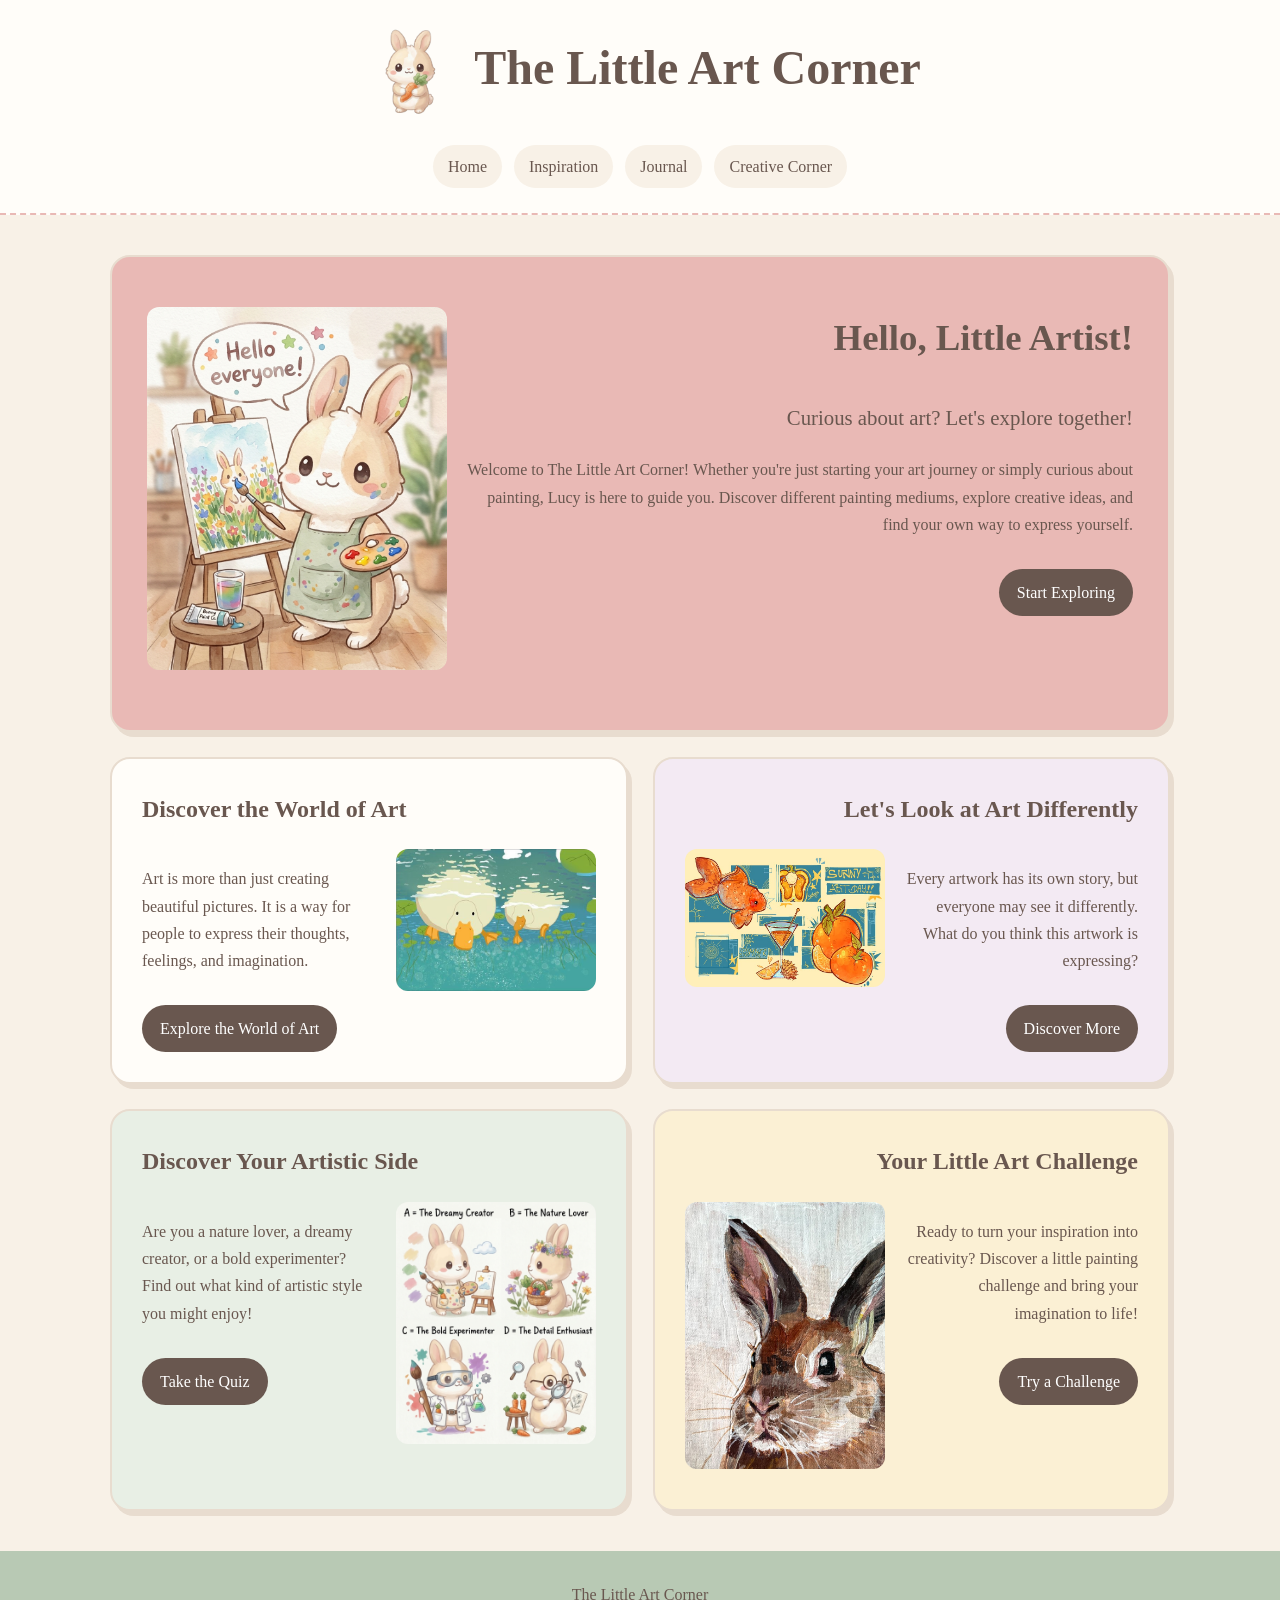
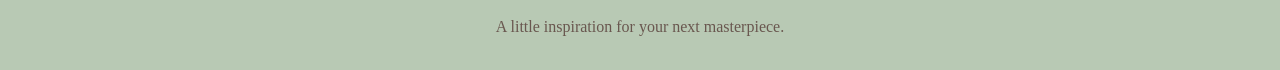
<file: index.html>
<!DOCTYPE html>
<html lang="en">

<head>
    <meta charset="UTF-8">
    <meta name="viewport" content="width=device-width, initial-scale=1.0">

    <title>The Little Art Corner</title>

    <link rel="icon" type="image/png" href="images/lucy.png">
    <link rel="stylesheet" href="css/style.css">
</head>

<body>

    <header>

        <div class="logo">
            <img src="images/lucy.png" alt="Lucy the bunny">
            <h1>The Little Art Corner</h1>
        </div>

        <nav>
            <a href="index.html">Home</a>
            <a href="inspiration.html">Inspiration</a>
            <a href="journal.html">Journal</a>
            <a href="creative.html">Creative Corner</a>
        </nav>

    </header>

    <main>
        <section id="welcome">
            <div class="block">
                <div class="containers left">
                    <img src="images/welcome.jpeg" alt="Lucy the Bunny Welcome" class="image">
                </div>

                <h2> Hello, Little Artist!</h2>
                <h3> Curious about art? Let's explore together!</h3>

                <p>
                    Welcome to The Little Art Corner!
                    Whether you're just starting your art journey
                    or simply curious about painting, Lucy is here
                    to guide you. Discover different painting mediums,
                    explore creative ideas, and find your own way
                    to express yourself.
                </p>
                <a href="inspiration.html"> Start Exploring </a>
            </div>
        </section>

        <section id="discover-art">
            <h2> Discover the World of Art</h2>
            <div class="block">
                <div class="container">
                    <img src="images/duck.jpeg" alt="swimming duck" class="image">
                </div>
                <p>Art is more than just creating beautiful pictures.
                    It is a way for people to express their thoughts,
                    feelings, and imagination.
                </p>
                <a href="inspiration.html">Explore the World of Art</a>
            </div>
        </section>

        <section id="look-at-art">
            <h2>Let's Look at Art Differently</h2>
            <div class="block">
                <div class="container left">
                    <img src="images/different.jpeg" alt="fish & oranges" class="image">
                </div>

                <p>
                    Every artwork has its own story, but everyone
                    may see it differently. What do you think
                    this artwork is expressing?
                </p>
                <a href="journal.html">Discover More</a>
            </div>
        </section>

        <section id="artistic-side">
            <h2> Discover Your Artistic Side</h2>
            <div class="block">
                <div class="container">
                    <img src="images/quiz.jpeg" alt="4 types of artistic style" class="image">
                </div>


                <p>
                    Are you a nature lover, a dreamy creator,
                    or a bold experimenter? Find out what kind
                    of artistic style you might enjoy!
                </p>

                <a href="creative.html"> Take the Quiz </a>
            </div>
        </section>

        <section id="art-challenge">
            <h2> Your Little Art Challenge</h2>
            <div class="block">
                <div class="container left">
                    <img src="images/bunny2.jpeg" alt="Painting Challenge" class="image">
                </div>
                <p>
                    Ready to turn your inspiration into creativity?
                    Discover a little painting challenge and
                    bring your imagination to life!
                </p>
                <a href="creative.html">Try a Challenge</a>
            </div>
        </section>
    </main>

    <footer>
        <p>The Little Art Corner</p>

        <p>A little inspiration for your next masterpiece.</p>
    </footer>
</body>

</html>
</file>
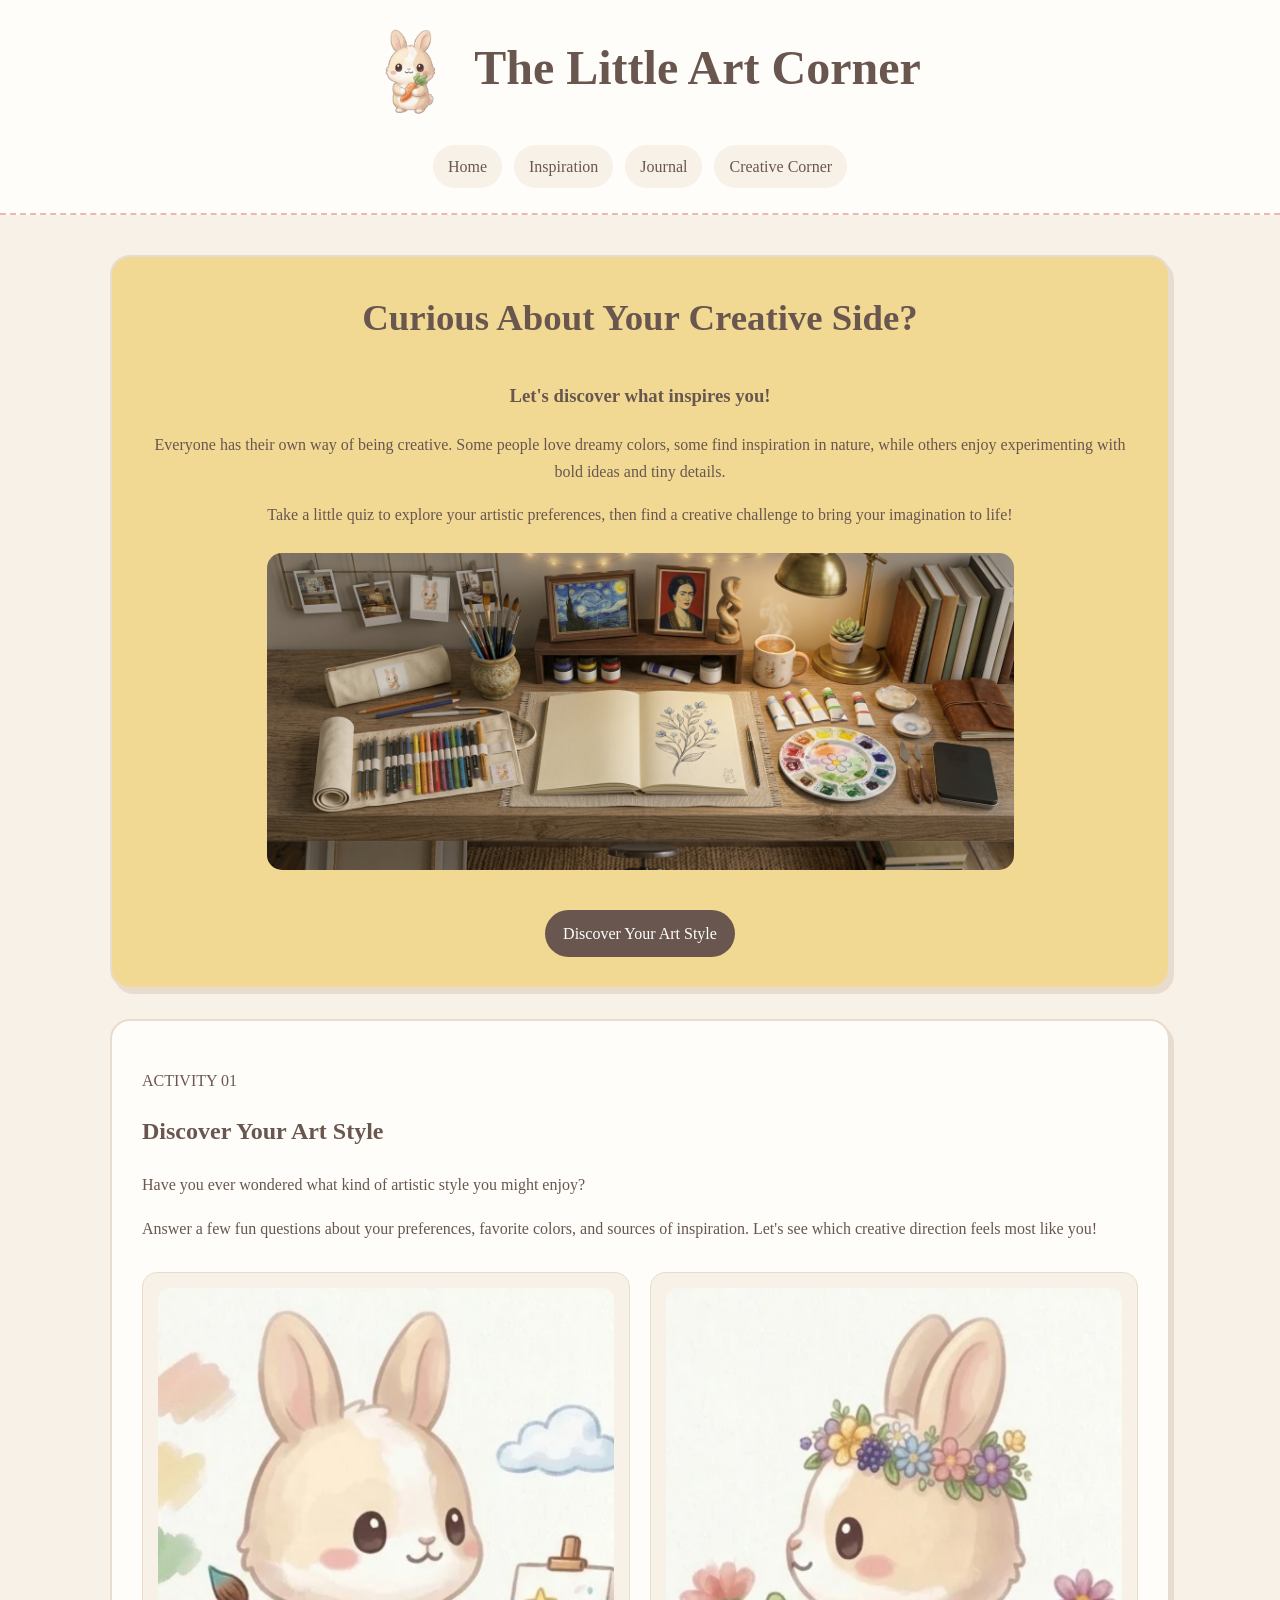
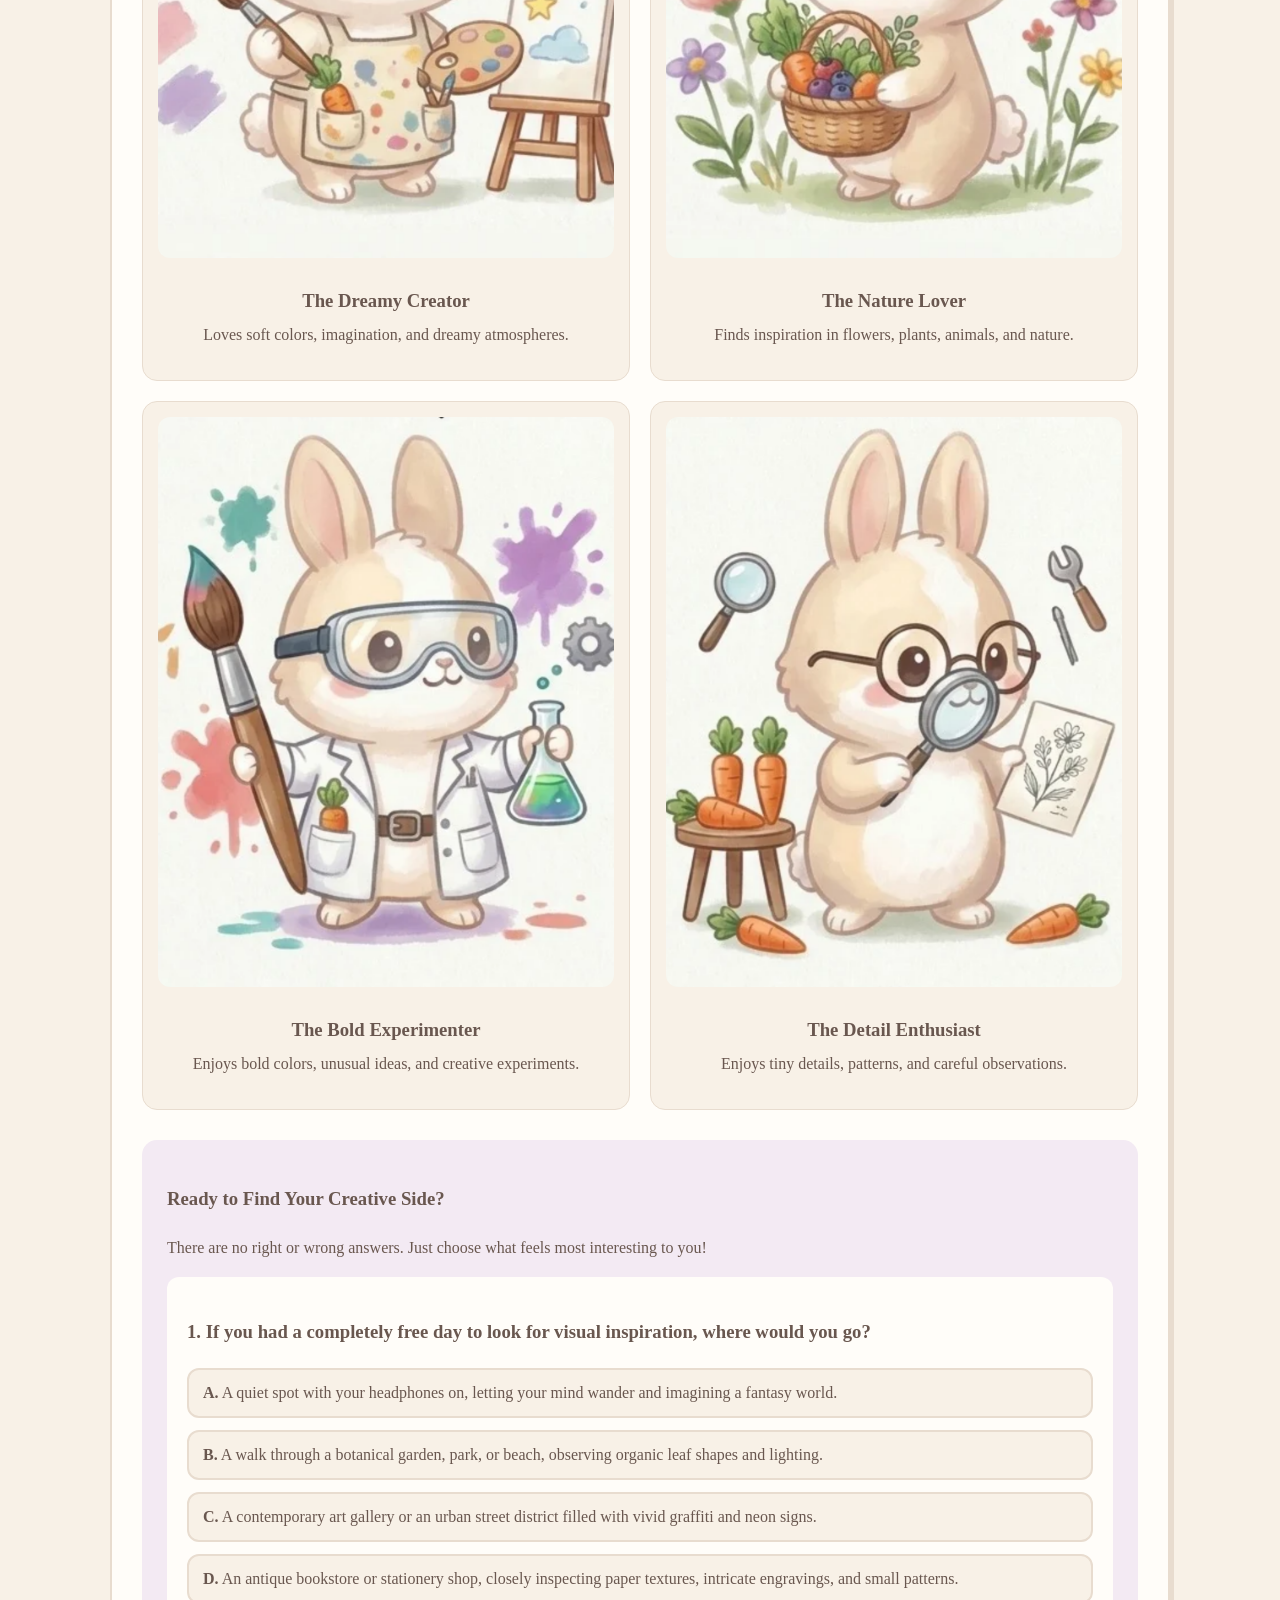
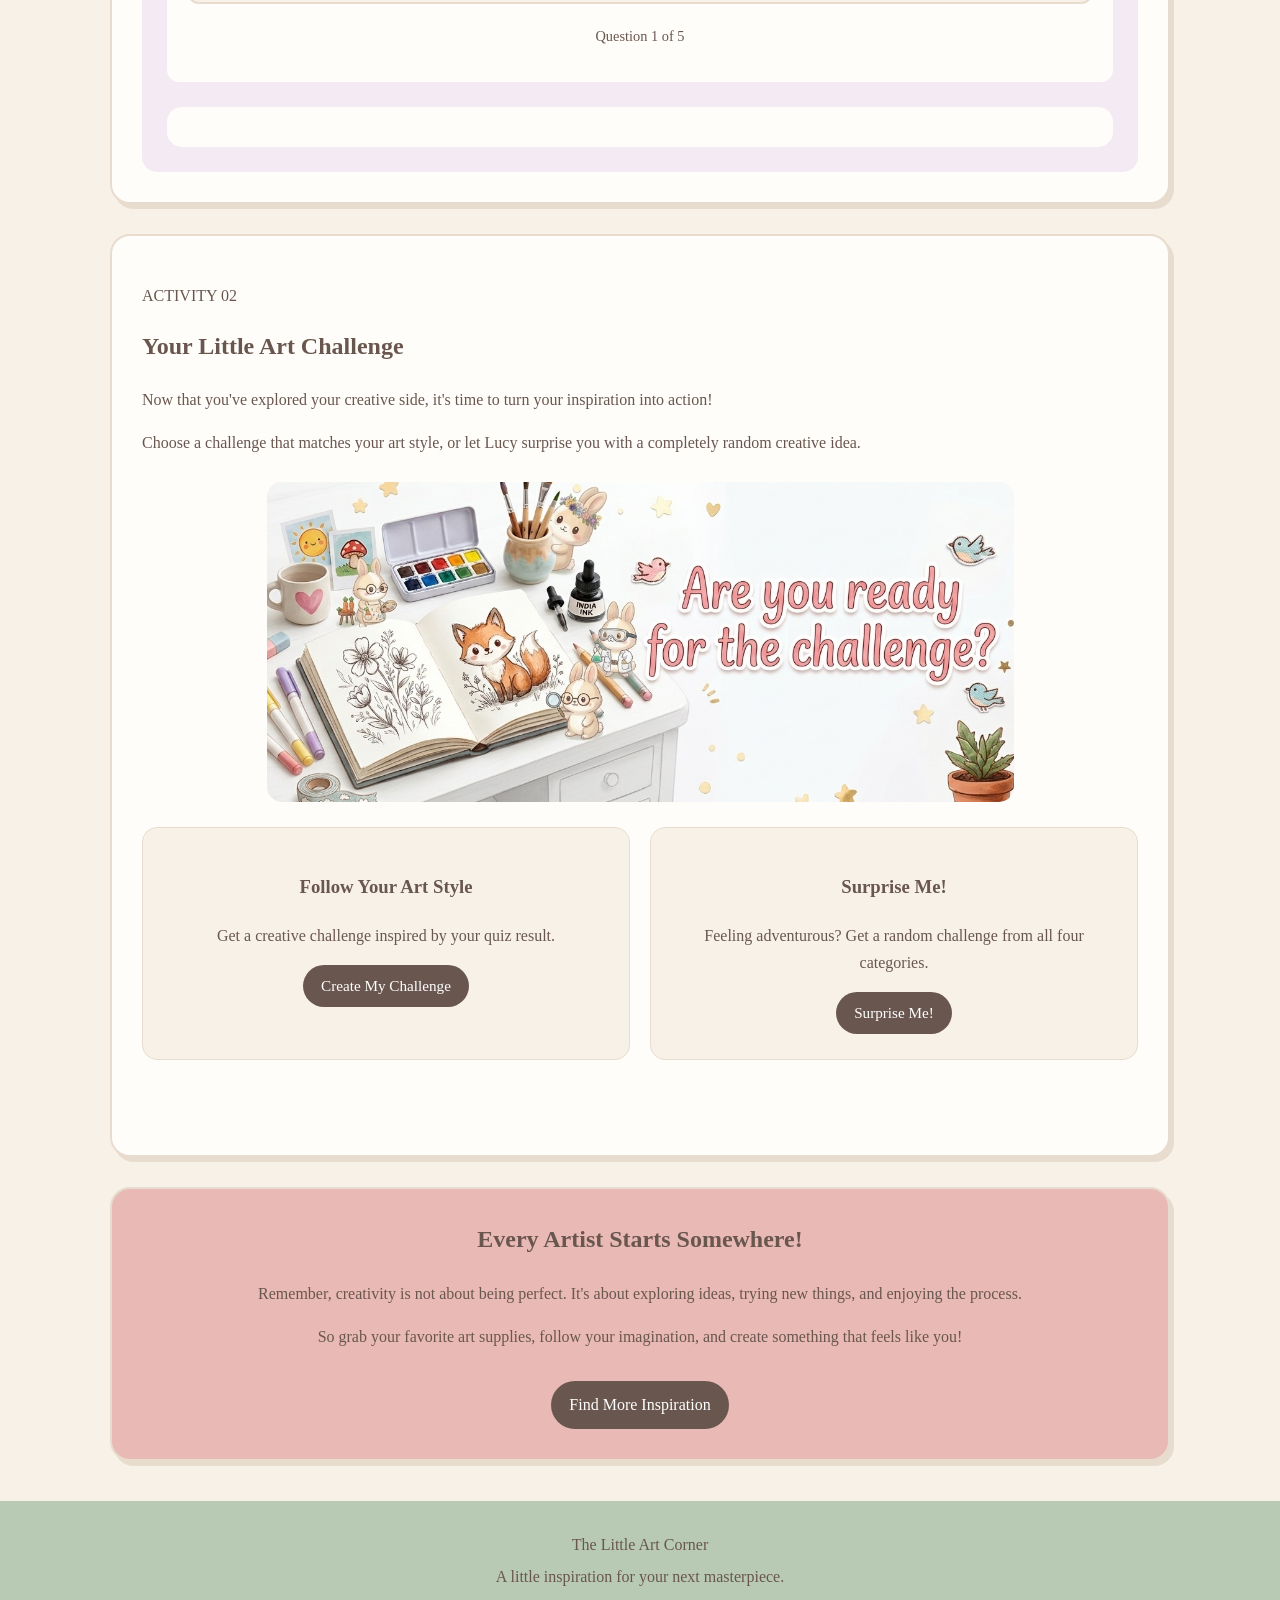
<file: creative.html>
<!DOCTYPE html>
<html lang="en">

<head>
    <meta charset="UTF-8">
    <meta name="viewport" content="width=device-width, initial-scale=1.0">

    <title>Creative Corner | The Little Art Corner</title>

    <link rel="icon" type="image/png" href="images/lucy.png">
    <link rel="stylesheet" href="css/style.css">
</head>

<body>

    <header>

        <div class="logo">
            <img src="images/lucy.png" alt="Lucy the bunny">
            <h1>The Little Art Corner</h1>
        </div>

        <nav>
            <a href="index.html">Home</a>
            <a href="inspiration.html">Inspiration</a>
            <a href="journal.html">Journal</a>
            <a href="creative.html">Creative Corner</a>
        </nav>

    </header>


    <main class="creative-main">


        <section id="creative-welcome">

            <h2>Curious About Your Creative Side?</h2>

            <h3>Let's discover what inspires you!</h3>

            <p>
                Everyone has their own way of being creative.
                Some people love dreamy colors, some find
                inspiration in nature, while others enjoy
                experimenting with bold ideas and tiny details.
            </p>

            <p>
                Take a little quiz to explore your artistic
                preferences, then find a creative challenge
                to bring your imagination to life!
            </p>

            <img src="images/creative-corner.jpeg" alt="A cozy creative desk" class="creative-main-image">

            <a href="#art-style-quiz">Discover Your Art Style</a>

        </section>



        <section id="art-style-quiz">

            <p class="creative-label">ACTIVITY 01</p>

            <h2>Discover Your Art Style</h2>

            <p>
                Have you ever wondered what kind of artistic
                style you might enjoy?
            </p>

            <p>
                Answer a few fun questions about your
                preferences, favorite colors, and sources
                of inspiration. Let's see which creative
                direction feels most like you!
            </p>


            <div class="personality-gallery">

                <div class="personality-card">

                    <img src="images/Lucy-dreamy.png" alt="Lucy as Dreamy Creator">

                    <h3>The Dreamy Creator</h3>

                    <p>
                        Loves soft colors, imagination,
                        and dreamy atmospheres.
                    </p>

                </div>


                <div class="personality-card">

                    <img src="images/lucy-nature.png" alt="Lucy as Nature Lover">

                    <h3>The Nature Lover</h3>

                    <p>
                        Finds inspiration in flowers,
                        plants, animals, and nature.
                    </p>

                </div>


                <div class="personality-card">

                    <img src="images/lucy-experiment .png" alt="Lucy as Bold Experimenter">

                    <h3>The Bold Experimenter</h3>

                    <p>
                        Enjoys bold colors, unusual ideas,
                        and creative experiments.
                    </p>

                </div>


                <div class="personality-card">

                    <img src="images/Lucy-detail.png" alt="lucy as Detail Enthusiast">

                    <h3>The Detail Enthusiast</h3>

                    <p>
                        Enjoys tiny details, patterns,
                        and careful observations.
                    </p>

                </div>

            </div>



            <div class="quiz-container">

                <h3>Ready to Find Your Creative Side?</h3>

                <p>
                    There are no right or wrong answers.
                    Just choose what feels most interesting to you!
                </p>

                <div id="quiz-questions">
                </div>

                <div id="quiz-result">
                </div>

            </div>

        </section>



        <section id="art-challenge-generator">

            <p class="creative-label">ACTIVITY 02</p>

            <h2>Your Little Art Challenge</h2>

            <p>
                Now that you've explored your creative side,
                it's time to turn your inspiration into action!
            </p>

            <p>
                Choose a challenge that matches your art style,
                or let Lucy surprise you with a completely
                random creative idea.
            </p>


            <img src="images/banner-challenge.jpg" alt="Art workstation for challenge" class="creative-main-image">


            <!-- CHALLENGE OPTIONS -->
            <div class="challenge-options">

                <div class="challenge-option">

                    <h3>Follow Your Art Style</h3>

                    <p>
                        Get a creative challenge inspired
                        by your quiz result.
                    </p>

                    <button type="button" id="personal-challenge-button">
                        Create My Challenge
                    </button>

                </div>


                <div class="challenge-option">

                    <h3>Surprise Me!</h3>

                    <p>
                        Feeling adventurous? Get a random
                        challenge from all four categories.
                    </p>

                    <button type="button" id="random-challenge-button">
                        Surprise Me!
                    </button>

                </div>

            </div>


            <!-- GENERATED CHALLENGE -->
            <div id="challenge-result">

                <!-- JavaScript will display the challenge here -->

            </div>

        </section>




        <section id="creative-ending">

            <h2>Every Artist Starts Somewhere!</h2>

            <p>
                Remember, creativity is not about being perfect.
                It's about exploring ideas, trying new things,
                and enjoying the process.
            </p>

            <p>
                So grab your favorite art supplies,
                follow your imagination, and create
                something that feels like you!
            </p>

            <a href="inspiration.html">Find More Inspiration</a>

        </section>


    </main>

    <footer>

        <p>The Little Art Corner</p>

        <p>A little inspiration for your next masterpiece.</p>

    </footer>


    <script src="js/script.js"></script>

</body>

</html>
</file>
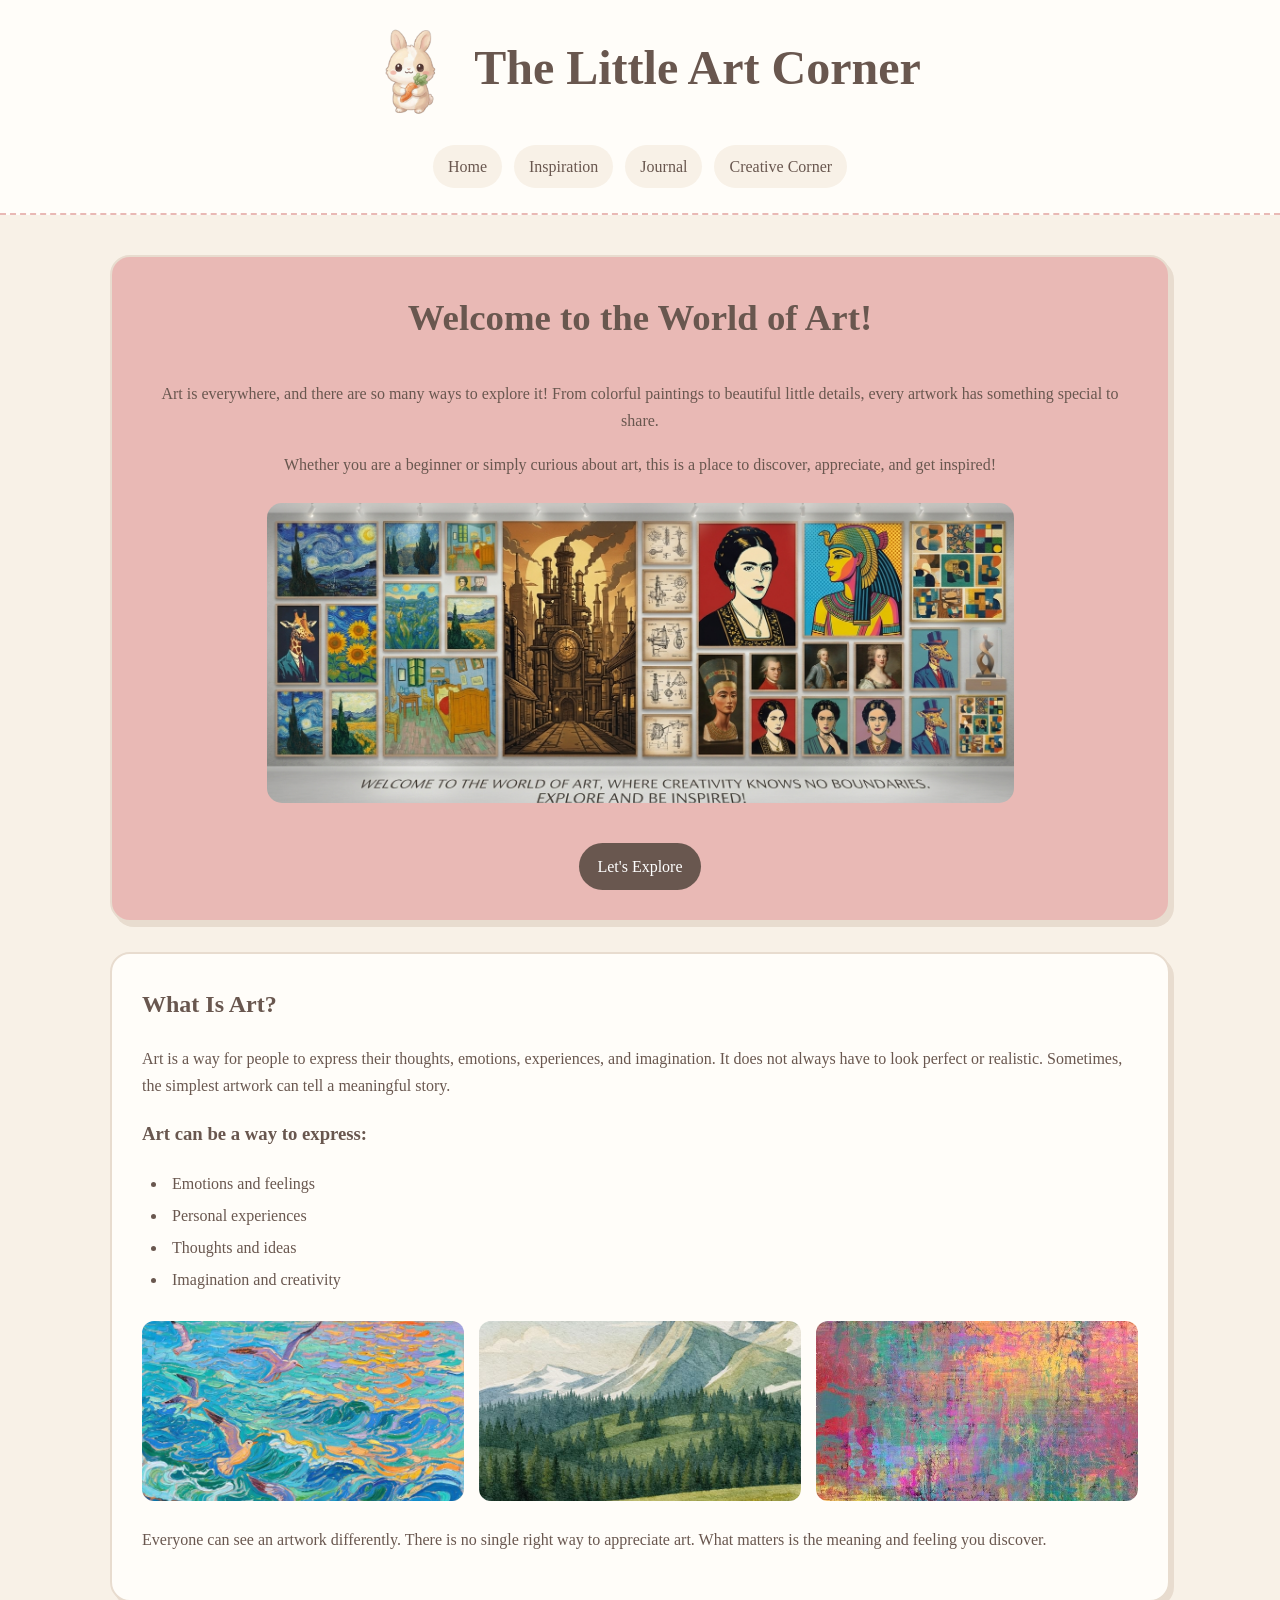
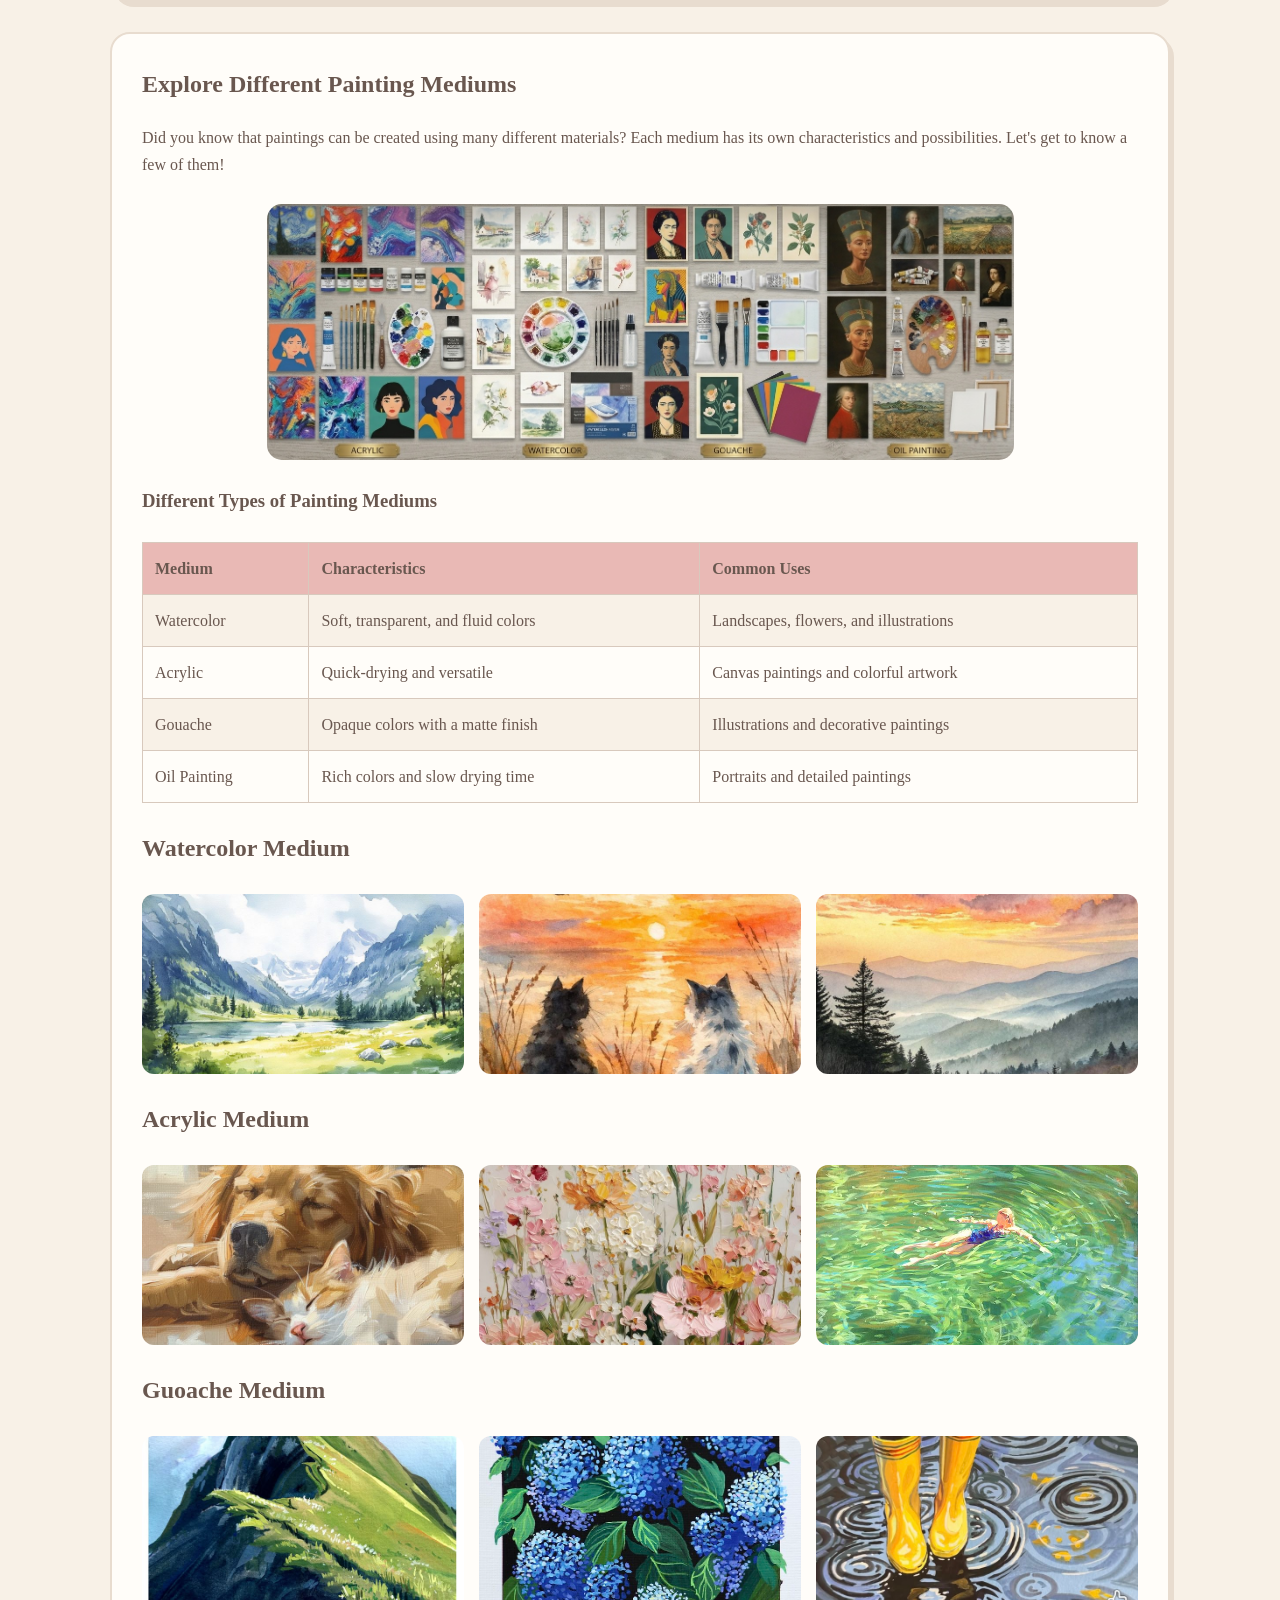
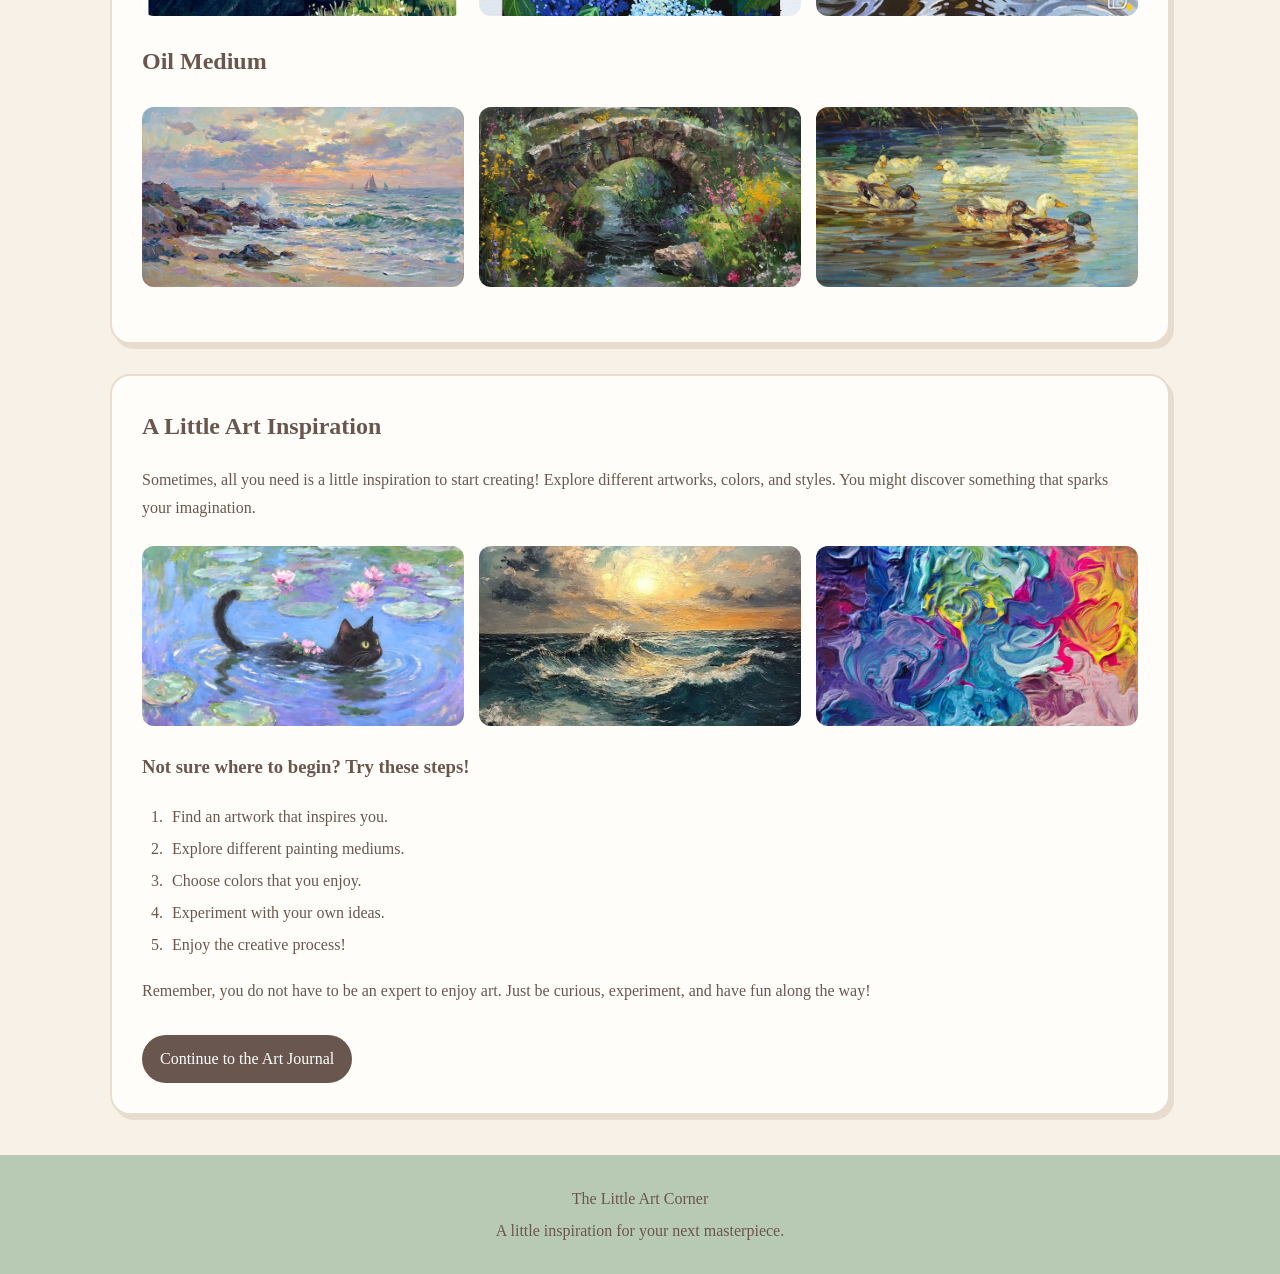
<file: inspiration.html>
<!DOCTYPE html>
<html lang="en">

<head>
    <meta charset="UTF-8">
    <meta name="viewport" content="width=device-width, initial-scale=1.0">

    <title>Inspiration | The Little Art Corner</title>

    <link rel="icon" type="image/png" href="images/lucy.png">
    <link rel="stylesheet" href="css/style.css">
</head>

<body>

    <header>

        <div class="logo">
            <img src="images/lucy.png" alt="Lucy the bunny">
            <h1>The Little Art Corner</h1>
        </div>

        <nav>
            <a href="index.html">Home</a>
            <a href="inspiration.html">Inspiration</a>
            <a href="journal.html">Journal</a>
            <a href="creative.html">Creative Corner</a>
        </nav>

    </header>



    <main class="inspiration-main">



        <section id="inspiration-welcome">

            <h2>Welcome to the World of Art!</h2>

            <p>
                Art is everywhere, and there are so many ways
                to explore it! From colorful paintings to
                beautiful little details, every artwork has
                something special to share.
            </p>

            <p>
                Whether you are a beginner or simply curious
                about art, this is a place to discover,
                appreciate, and get inspired!
            </p>

            <img src="images/ins-banner.jpeg" alt="A colorful collection of paintings" class="inspiration-image">

            <a href="#what-is-art">Let's Explore</a>

        </section>




        <section id="what-is-art">

            <h2>What Is Art?</h2>

            <p>
                Art is a way for people to express their
                thoughts, emotions, experiences, and imagination.
                It does not always have to look perfect or realistic.
                Sometimes, the simplest artwork can tell a meaningful story.
            </p>

            <h3>Art can be a way to express:</h3>

            <ul>
                <li>Emotions and feelings</li>
                <li>Personal experiences</li>
                <li>Thoughts and ideas</li>
                <li>Imagination and creativity</li>
            </ul>

            <div class="art-gallery">

                <img src="images/colorful.jpeg" alt="An expressive colorful painting">

                <img src="images/peace-landscape.jpeg" alt="A peaceful landscape painting">

                <img src="images/abstrac.jpeg" alt="An abstract artwork with different colors">

            </div>

            <p>
                Everyone can see an artwork differently.
                There is no single right way to appreciate art.
                What matters is the meaning and feeling you discover.
            </p>

        </section>




        <section id="painting-mediums">

            <h2>Explore Different Painting Mediums</h2>

            <p>
                Did you know that paintings can be created
                using many different materials? Each medium
                has its own characteristics and possibilities.
                Let's get to know a few of them!
            </p>

            <img src="images/paint-medium.jpg" alt="Different painting materials and art supplies"
                class="inspiration-image">

            <h3>Different Types of Painting Mediums</h3>

            <table class="medium-table">

                <tr>
                    <th>Medium</th>
                    <th>Characteristics</th>
                    <th>Common Uses</th>
                </tr>

                <tr>
                    <td>Watercolor</td>
                    <td>Soft, transparent, and fluid colors</td>
                    <td>Landscapes, flowers, and illustrations</td>
                </tr>

                <tr>
                    <td>Acrylic</td>
                    <td>Quick-drying and versatile</td>
                    <td>Canvas paintings and colorful artwork</td>
                </tr>

                <tr>
                    <td>Gouache</td>
                    <td>Opaque colors with a matte finish</td>
                    <td>Illustrations and decorative paintings</td>
                </tr>

                <tr>
                    <td>Oil Painting</td>
                    <td>Rich colors and slow drying time</td>
                    <td>Portraits and detailed paintings</td>
                </tr>

            </table>
            <h2> Watercolor Medium</h2>
            <div class="art-gallery">


                <img src="images/medium/medium-water1.jpeg" alt="By the river - Watercolour">

                <img src="images/medium/medium-water2.jpeg" alt="Kitten on Sunset - Watercolour">

                <img src="images/medium/medium-water3.jpeg" alt="Over the Mountains - Watercolour">

            </div>
            <h2> Acrylic Medium</h2>
            <div class="art-gallery">


                <img src="images/medium/medium-acrylic1.jpeg" alt="Cozy - Acrylic">

                <img src="images/medium/medium-acrylic2.jpeg" alt="Flowers - Acrylic">

                <img src="images/medium/medium-acrylic3.jpeg" alt="Felling Sunlight - Acrylic">

            </div>
            <h2> Guoache Medium</h2>
            <div class="art-gallery">


                <img src="images/medium/medium-gouache1.jpeg" alt="Reaching the top - Gouache">

                <img src="images/medium/medium-gouache2.jpeg" alt="Blue flowers- Gouache">

                <img src="images/medium/medium-gouache3.jpeg" alt="Rain Puddle - Gouache">

            </div>
            <h2> Oil Medium</h2>
            <div class="art-gallery">


                <img src="images/medium/medium-oil1.jpeg" alt="Sunset - Oil">

                <img src="images/medium/medium-oil2.jpeg" alt="Dream Bridge - Oil">

                <img src="images/medium/medium-oil3.jpeg" alt="Pond - Oil">

            </div>

        </section>


        <section id="art-gallery">

            <h2>A Little Art Inspiration</h2>

            <p>
                Sometimes, all you need is a little inspiration
                to start creating! Explore different artworks,
                colors, and styles. You might discover something
                that sparks your imagination.
            </p>

            <div class="art-gallery">

                <img src="images/ins-dreamy.jpeg" alt="A dreamy pastel painting">

                <img src="images/ins-ocean.jpeg" alt="A nature-inspired painting">

                <img src="images/ins-expressive.jpeg" alt="An expressive abstract painting">

            </div>

            <h3>Not sure where to begin? Try these steps!</h3>

            <ol>
                <li>Find an artwork that inspires you.</li>
                <li>Explore different painting mediums.</li>
                <li>Choose colors that you enjoy.</li>
                <li>Experiment with your own ideas.</li>
                <li>Enjoy the creative process!</li>
            </ol>

            <p>
                Remember, you do not have to be an expert
                to enjoy art. Just be curious, experiment,
                and have fun along the way!
            </p>

            <a href="journal.html">Continue to the Art Journal</a>

        </section>


    </main>


    <footer>

        <p>The Little Art Corner</p>

        <p>A little inspiration for your next masterpiece.</p>

    </footer>

</body>

</html>
</file>
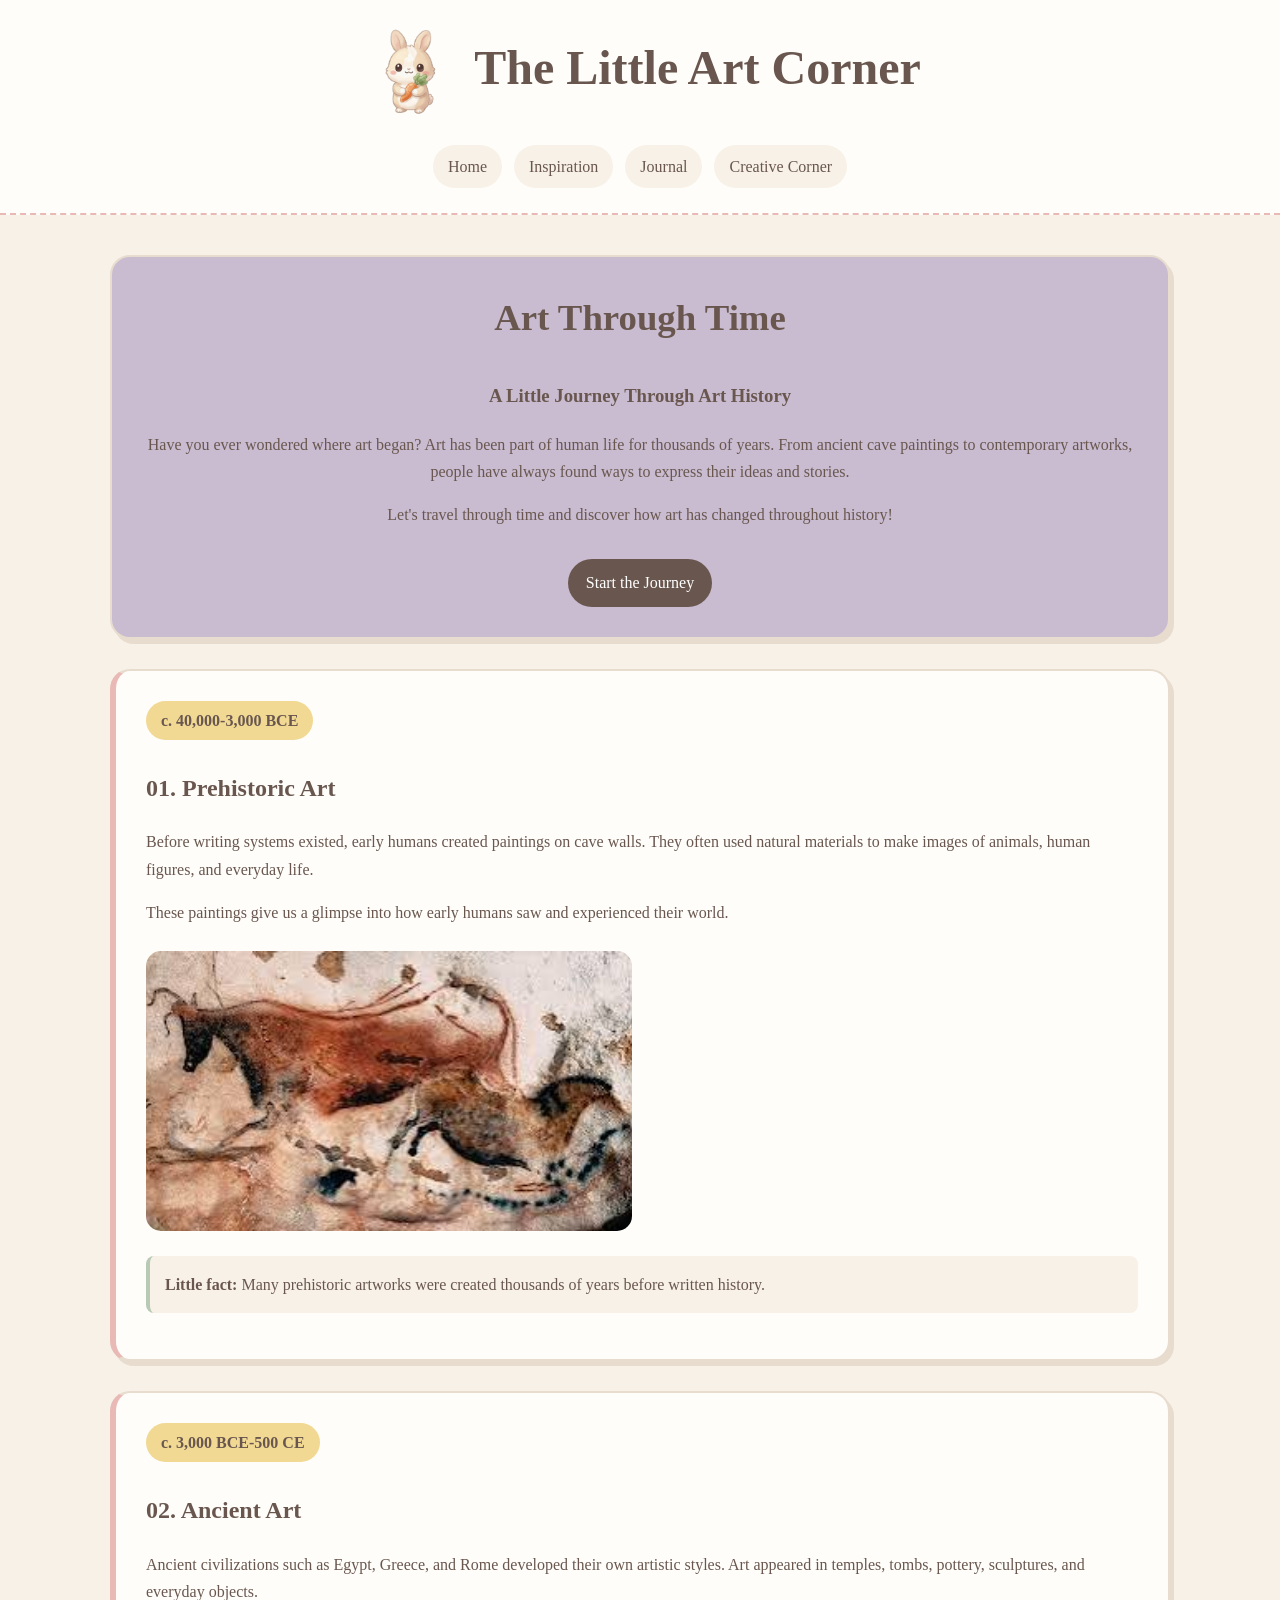
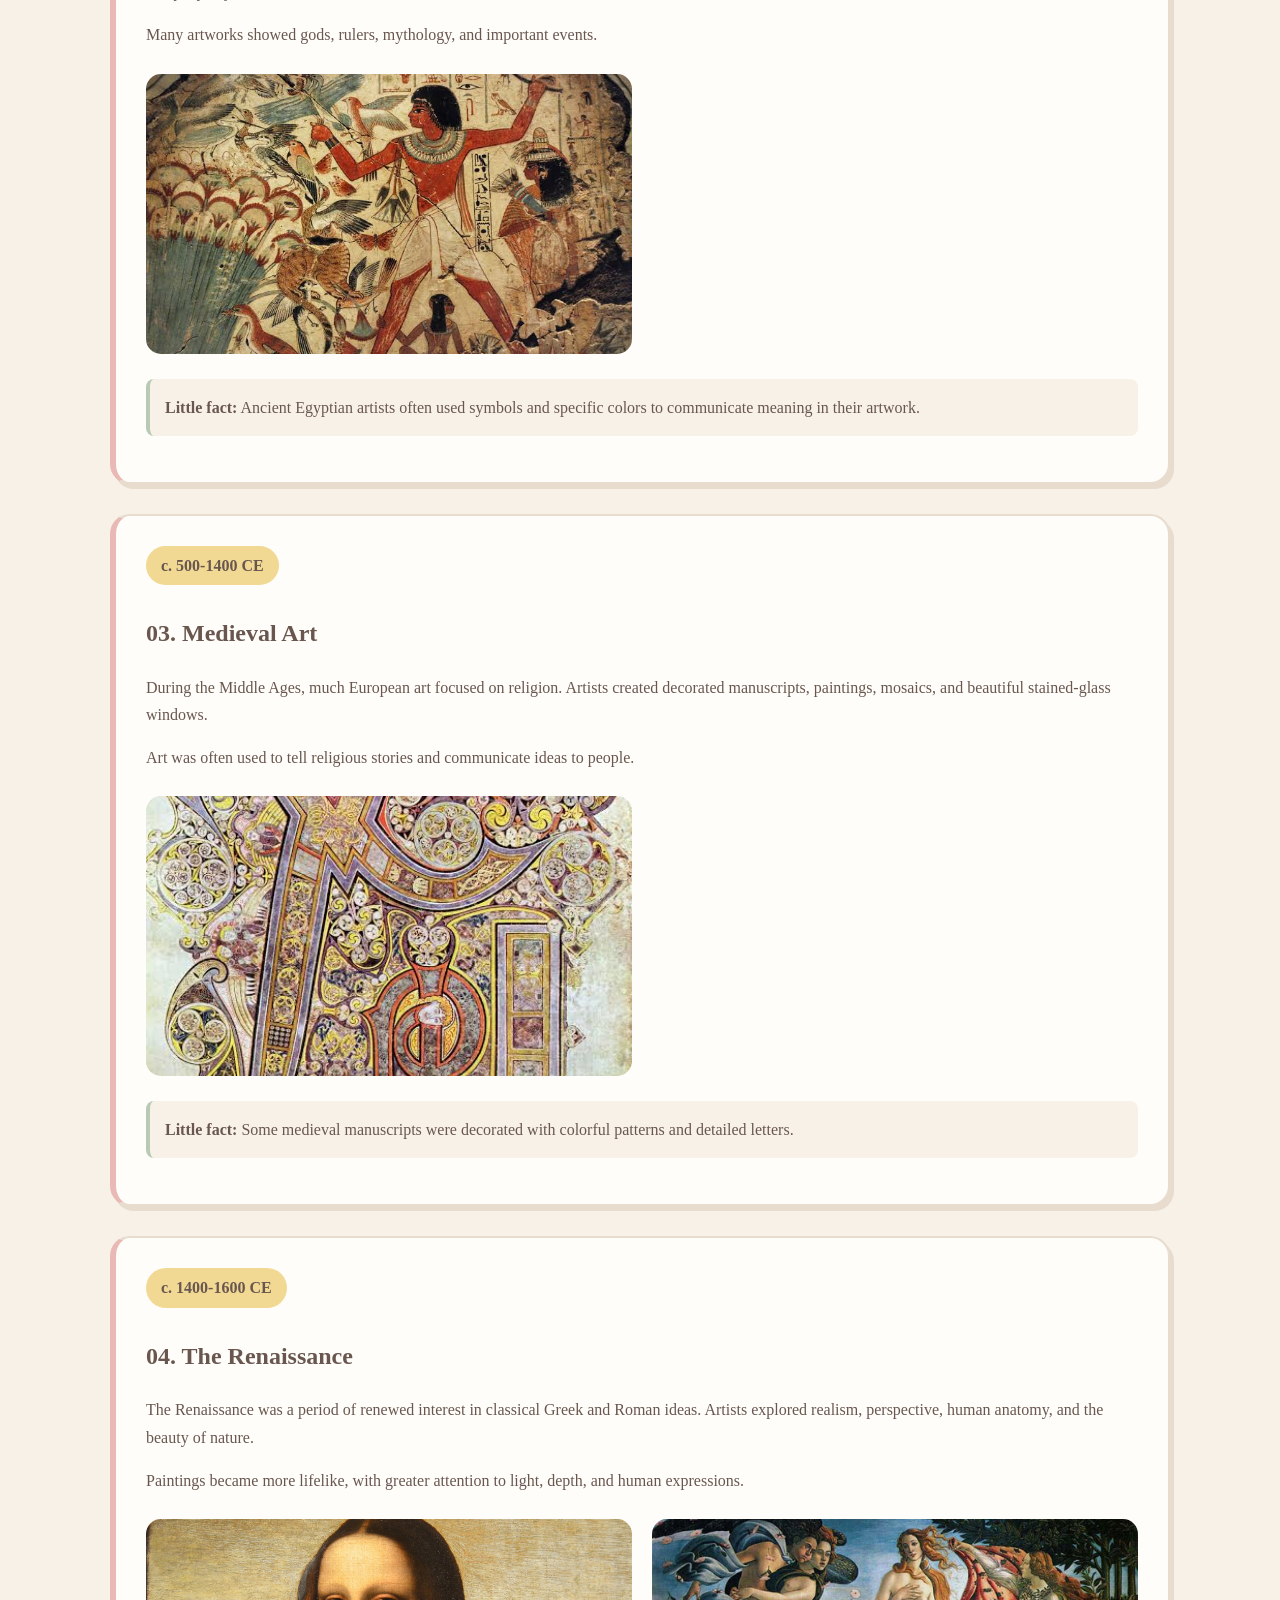
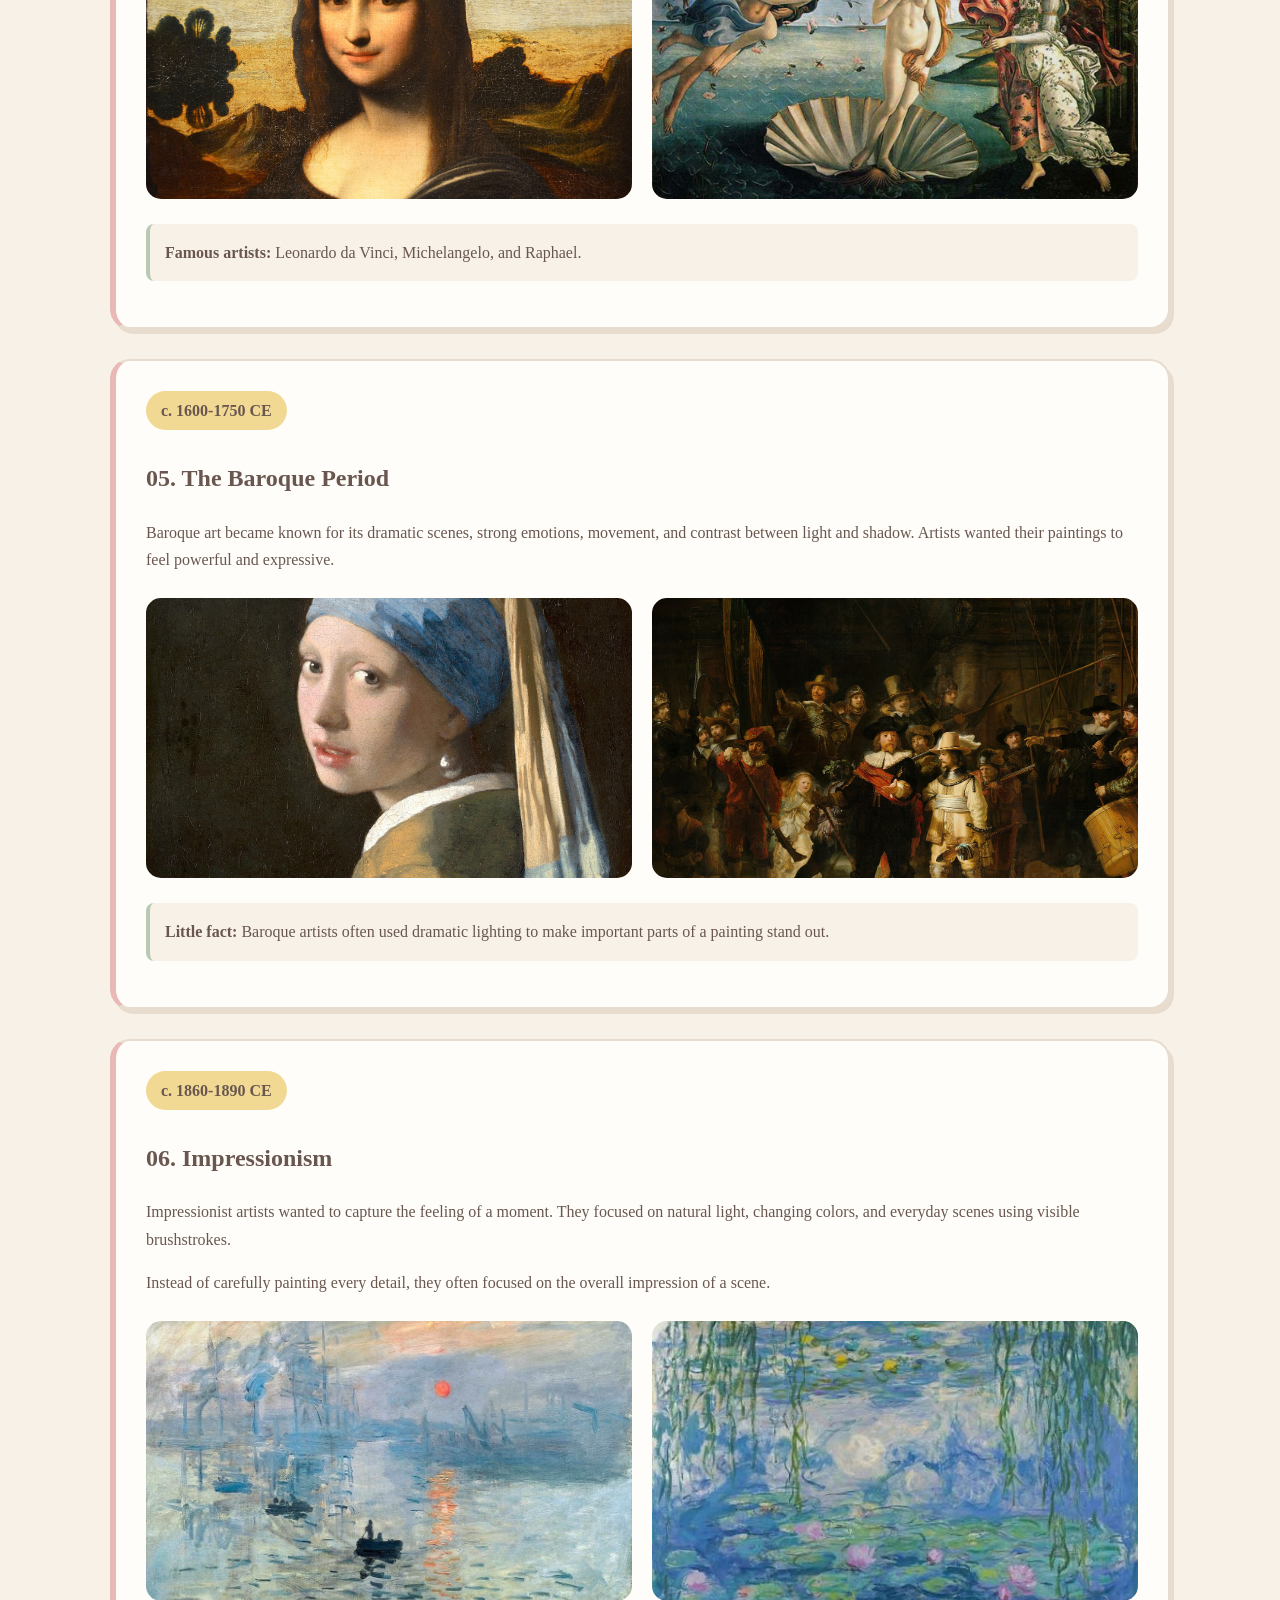
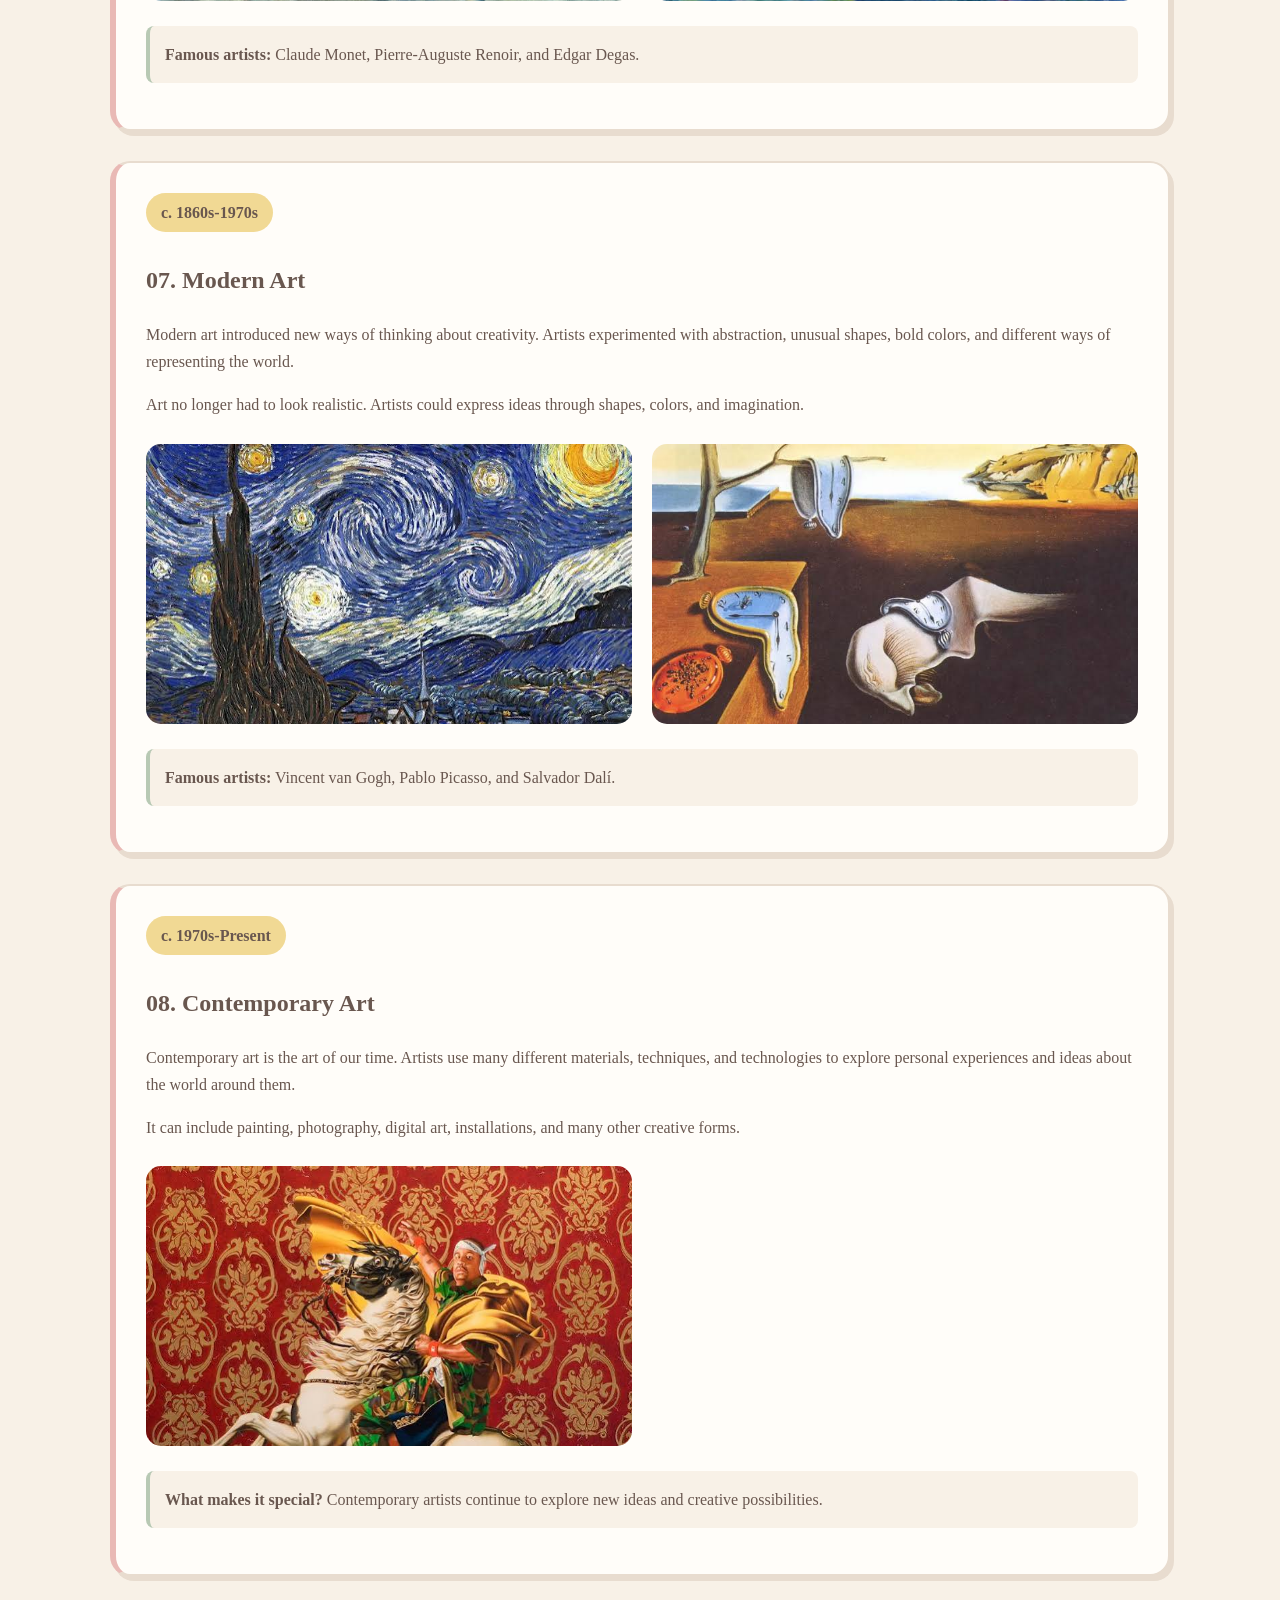
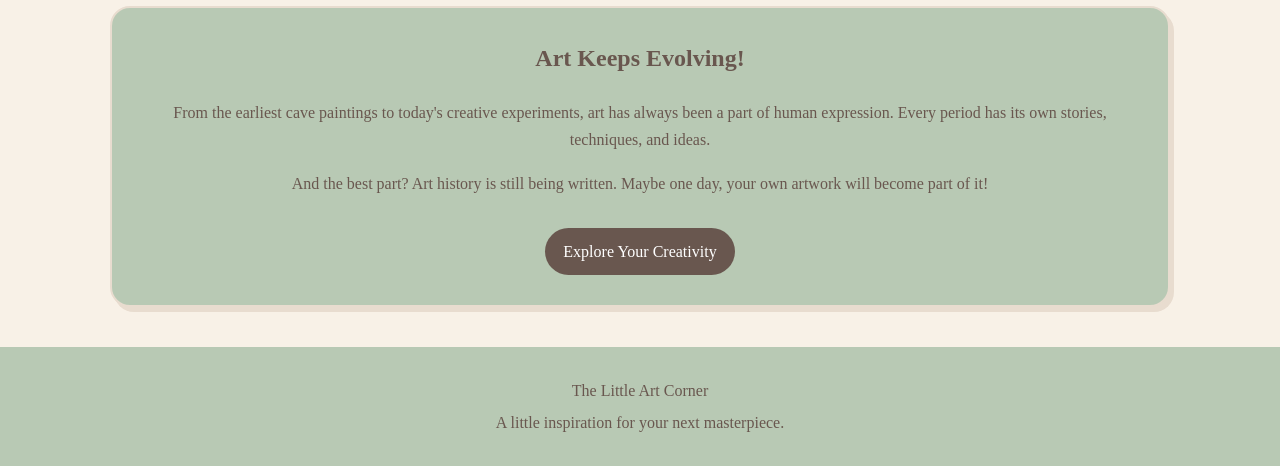
<file: journal.html>
<!DOCTYPE html>
<html lang="en">

<head>
    <meta charset="UTF-8">
    <meta name="viewport" content="width=device-width, initial-scale=1.0">

    <title>Journal | The Little Art Corner</title>

    <link rel="icon" type="image/png" href="images/lucy.png">
    <link rel="stylesheet" href="css/style.css">
</head>

<body>

    <!-- HEADER -->
    <header>

        <div class="logo">
            <img src="images/lucy.png" alt="Lucy the bunny">
            <h1>The Little Art Corner</h1>
        </div>

        <nav>
            <a href="index.html">Home</a>
            <a href="inspiration.html">Inspiration</a>
            <a href="journal.html">Journal</a>
            <a href="creative.html">Creative Corner</a>
        </nav>

    </header>


    <!-- MAIN CONTENT -->
    <main class="journal-main">


        <!-- INTRODUCTION -->
        <section id="journal-welcome">

            <h2>Art Through Time</h2>

            <h3>A Little Journey Through Art History</h3>

            <p>
                Have you ever wondered where art began?
                Art has been part of human life for thousands
                of years. From ancient cave paintings to
                contemporary artworks, people have always
                found ways to express their ideas and stories.
            </p>

            <p>
                Let's travel through time and discover
                how art has changed throughout history!
            </p>
            <a href="#prehistoric-art">Start the Journey</a>

        </section>



        <section class="history-card" id="prehistoric-art">

            <p class="history-year">c. 40,000-3,000 BCE</p>

            <h2>01. Prehistoric Art</h2>

            <p>
                Before writing systems existed, early humans
                created paintings on cave walls. They often
                used natural materials to make images of
                animals, human figures, and everyday life.
            </p>

            <p>
                These paintings give us a glimpse into
                how early humans saw and experienced
                their world.
            </p>

            <div class="painting-gallery">

                <div class="painting-card">

                    <img src="images/journal/Prehistoric.jpeg" alt="Prehistoric animal paintings on a cave wall">

                    <div class="painting-info">
                        <h3>Lascaux Cave Paintings</h3>
                        <p>Unknown artists</p>
                    </div>

                </div>

            </div>

            <p class="history-fact">
                <strong>Little fact:</strong>
                Many prehistoric artworks were created
                thousands of years before written history.
            </p>

        </section>


        <section class="history-card" id="ancient-art">

            <p class="history-year">c. 3,000 BCE-500 CE</p>

            <h2>02. Ancient Art</h2>

            <p>
                Ancient civilizations such as Egypt, Greece,
                and Rome developed their own artistic styles.
                Art appeared in temples, tombs, pottery,
                sculptures, and everyday objects.
            </p>

            <p>
                Many artworks showed gods, rulers,
                mythology, and important events.
            </p>

            <div class="painting-gallery">

                <div class="painting-card">

                    <img src="images/journal/Ancient.jpeg" alt="Ancient Egyptian painting of Nebamun hunting birds">

                    <div class="painting-info">
                        <h3>Hunting in the Marshes</h3>
                        <p>Unknown artist</p>
                    </div>

                </div>

            </div>

            <p class="history-fact">
                <strong>Little fact:</strong>
                Ancient Egyptian artists often used
                symbols and specific colors to communicate
                meaning in their artwork.
            </p>

        </section>



        <section class="history-card" id="medieval-art">

            <p class="history-year">c. 500-1400 CE</p>

            <h2>03. Medieval Art</h2>

            <p>
                During the Middle Ages, much European art
                focused on religion. Artists created
                decorated manuscripts, paintings, mosaics,
                and beautiful stained-glass windows.
            </p>

            <p>
                Art was often used to tell religious stories
                and communicate ideas to people.
            </p>

            <div class="painting-gallery">

                <div class="painting-card">

                    <img src="images/journal/Medieval.jpeg" alt="Decorated page from the Book of Kells">

                    <div class="painting-info">
                        <h3>Book of Kells</h3>
                        <p>Unknown artists</p>
                    </div>

                </div>

            </div>

            <p class="history-fact">
                <strong>Little fact:</strong>
                Some medieval manuscripts were decorated
                with colorful patterns and detailed letters.
            </p>

        </section>



        <section class="history-card" id="renaissance">

            <p class="history-year">c. 1400-1600 CE</p>

            <h2>04. The Renaissance</h2>

            <p>
                The Renaissance was a period of renewed
                interest in classical Greek and Roman ideas.
                Artists explored realism, perspective,
                human anatomy, and the beauty of nature.
            </p>

            <p>
                Paintings became more lifelike, with
                greater attention to light, depth,
                and human expressions.
            </p>

            <div class="painting-gallery">

                <div class="painting-card">

                    <img src="images/journal/Renaissance1.jpg" alt="Mona Lisa painting by Leonardo da Vinci">

                    <div class="painting-info">
                        <h3>Mona Lisa</h3>
                        <p>Leonardo da Vinci</p>
                    </div>

                </div>

                <div class="painting-card">

                    <img src="images/journal/Renaissance2.jpg" alt="The Birth of Venus painting by Sandro Botticelli">

                    <div class="painting-info">
                        <h3>The Birth of Venus</h3>
                        <p>Sandro Botticelli</p>
                    </div>

                </div>

            </div>

            <p class="history-fact">
                <strong>Famous artists:</strong>
                Leonardo da Vinci, Michelangelo,
                and Raphael.
            </p>

        </section>


        <section class="history-card" id="baroque">

            <p class="history-year">c. 1600-1750 CE</p>

            <h2>05. The Baroque Period</h2>

            <p>
                Baroque art became known for its dramatic
                scenes, strong emotions, movement, and
                contrast between light and shadow.
                Artists wanted their paintings to feel
                powerful and expressive.
            </p>

            <div class="painting-gallery">

                <div class="painting-card">

                    <img src="images/journal/Baroque1.jpg" alt="Girl with a Pearl Earring by Johannes Vermeer">

                    <div class="painting-info">
                        <h3>Girl with a Pearl Earring</h3>
                        <p>Johannes Vermeer</p>
                    </div>

                </div>

                <div class="painting-card">

                    <img src="images/journal/Baroque2.jpg" alt="The Night Watch painting by Rembrandt">

                    <div class="painting-info">
                        <h3>The Night Watch</h3>
                        <p>Rembrandt van Rijn</p>
                    </div>

                </div>

            </div>

            <p class="history-fact">
                <strong>Little fact:</strong>
                Baroque artists often used dramatic
                lighting to make important parts
                of a painting stand out.
            </p>

        </section>


        <section class="history-card" id="impressionism">

            <p class="history-year">c. 1860-1890 CE</p>

            <h2>06. Impressionism</h2>

            <p>
                Impressionist artists wanted to capture
                the feeling of a moment. They focused on
                natural light, changing colors, and
                everyday scenes using visible brushstrokes.
            </p>

            <p>
                Instead of carefully painting every detail,
                they often focused on the overall impression
                of a scene.
            </p>

            <div class="painting-gallery">

                <div class="painting-card">

                    <img src="images/journal/Impressionism1.jpg" alt="Impression Sunrise painting by Claude Monet">

                    <div class="painting-info">
                        <h3>Impression, Sunrise</h3>
                        <p>Claude Monet</p>
                    </div>

                </div>

                <div class="painting-card">

                    <img src="images/journal/Impressionism2.jpeg" alt="Water Lilies painting by Claude Monet">

                    <div class="painting-info">
                        <h3>Water Lilies</h3>
                        <p>Claude Monet</p>
                    </div>

                </div>

            </div>

            <p class="history-fact">
                <strong>Famous artists:</strong>
                Claude Monet, Pierre-Auguste Renoir,
                and Edgar Degas.
            </p>

        </section>



        <section class="history-card" id="modern-art">

            <p class="history-year">c. 1860s-1970s</p>

            <h2>07. Modern Art</h2>

            <p>
                Modern art introduced new ways of thinking
                about creativity. Artists experimented
                with abstraction, unusual shapes, bold
                colors, and different ways of representing
                the world.
            </p>

            <p>
                Art no longer had to look realistic.
                Artists could express ideas through
                shapes, colors, and imagination.
            </p>

            <div class="painting-gallery">

                <div class="painting-card">

                    <img src="images/journal/Modern1.jpeg" alt="The Starry Night painting by Vincent van Gogh">

                    <div class="painting-info">
                        <h3>The Starry Night</h3>
                        <p>Vincent van Gogh</p>
                    </div>

                </div>

                <div class="painting-card">

                    <img src="images/journal/Modern2.jpeg" alt="The Persistence of Memory painting by Salvador Dalí">

                    <div class="painting-info">
                        <h3>The Persistence of Memory</h3>
                        <p>Salvador Dalí</p>
                    </div>

                </div>

            </div>

            <p class="history-fact">
                <strong>Famous artists:</strong>
                Vincent van Gogh, Pablo Picasso,
                and Salvador Dalí.
            </p>

        </section>



        <section class="history-card" id="contemporary-art">

            <p class="history-year">c. 1970s-Present</p>

            <h2>08. Contemporary Art</h2>

            <p>
                Contemporary art is the art of our time.
                Artists use many different materials,
                techniques, and technologies to explore
                personal experiences and ideas about
                the world around them.
            </p>

            <p>
                It can include painting, photography,
                digital art, installations, and
                many other creative forms.
            </p>

            <div class="painting-gallery">

                <div class="painting-card">

                    <img src="images/journal/Contemporary.jpeg"
                        alt="Napoleon Leading the Army over the Alps by Kehinde Wiley">

                    <div class="painting-info">
                        <h3>Napoleon Leading the Army over the Alps</h3>
                        <p>Kehinde Wiley</p>
                    </div>

                </div>

            </div>

            <p class="history-fact">
                <strong>What makes it special?</strong>
                Contemporary artists continue to explore
                new ideas and creative possibilities.
            </p>

        </section>



        <!-- ENDING -->
        <section id="journal-ending">

            <h2>Art Keeps Evolving!</h2>

            <p>
                From the earliest cave paintings to
                today's creative experiments, art has
                always been a part of human expression.
                Every period has its own stories,
                techniques, and ideas.
            </p>

            <p>
                And the best part? Art history is
                still being written. Maybe one day,
                your own artwork will become part of it!
            </p>

            <a href="creative.html">Explore Your Creativity</a>

        </section>


    </main>



    <footer>

        <p>The Little Art Corner</p>

        <p>A little inspiration for your next masterpiece.</p>

    </footer>

</body>

</html>
</file>
<file: css/style.css>
:root {
    --cream: #F8F1E7;
    --white: #FFFDF9;
    --pink: #E9B9B5;
    --yellow: #F1D994;
    --brown: #69574F;
    --green: #B8C9B4;
    --purple: #C9BBD0;
}


* {
    box-sizing: border-box;
}

body {
    margin: 0;
    padding: 0;
    background-color: var(--cream);
    color: var(--brown);
    font-family: Georgia, serif;
    line-height: 1.7;
}


header {
    background-color: var(--white);
    padding: 25px 20px;
    text-align: center;
    border-bottom: 2px dashed var(--pink);
}

header h1 {
    margin: 0 0 15px;
    font-size: 3rem;
    color: var(--brown);
}

nav {
    display: flex;
    justify-content: center;
    flex-wrap: wrap;
    gap: 12px;
}

nav a {
    text-decoration: none;
    color: var(--brown);
    background-color: var(--cream);

    padding: 8px 15px;
    border-radius: 25px;
    transition: 0.3s;
}

nav a:hover {
    background-color: var(--pink);
    transform: translateY(-3px);
}

main {
    max-width: 1100px;
    margin: 40px auto;
    padding: 0 20px;

    display: grid;
    grid-template-columns: repeat(2, 1fr);
    gap: 25px;
}

section {
    background-color: var(--white);
    padding: 30px;
    border-radius: 20px;
    border: 2px solid #e8dccf;
    box-shadow: 4px 5px 0px #e8dccf;
    transition: 0.3s;
}

section:hover {
    transform: translateY(-5px);
    box-shadow: 6px 8px 0px #e8dccf;
}

section h2 {
    margin-top: 0;
    color: var(--brown);
}

section p {
    font-size: 1rem;
}

#welcome {
    grid-column: 1/-1;
    background-color: var(--pink);

    text-align: right;
    padding: 50px 35px;
}

#welcome h2 {
    font-size: 2.3rem;
}

#welcome h3 {
    font-size: 1.3rem;
    font-weight: normal;
}

#discover-art {
    background-color: #fffdf9;
}

#look-at-art {
    background-color: #f3eaf3;
    text-align: right;
}

#artistic-side {
    background-color: #e8efe5;
}

#art-challenge {
    background-color: #fbf0d4;
    text-align: right;
}

section a {
    display: inline-block;
    margin-top: 15px;
    padding: 10px 18px;

    background-color: var(--brown);
    color: white;
    text-decoration: none;
    border-radius: 25px;
    transition: 0.3s;
}

section a:hover {
    background-color: #80685b;
    transform: scale(1.05);
}

footer {
    text-align: center;
    padding: 25px;
    margin-top: 40px;
    background-color: var(--green);
}

footer p {
    margin: 5px;
}

.logo {
    display: flex;
    align-items: center;
    justify-content: center;
    gap: 15px;
    margin-bottom: 20px;
}

.logo img {
    width: 100px;
    height: 100px;
    object-fit: contain;
}

.block {
    display: flow-root;
}

.container {
    width: 200px;
    overflow: hidden;
    margin-left: 20px;
    margin-bottom: 10px;
    float: right;
}

.containers {
    width: 300px;
    overflow: hidden;
    margin-left: 20px;
    margin-bottom: 10px;
    float: right;
}

.image {
    display: block;
    width: 100%;
    height: auto;
    border-radius: 12px;
}

.left {
    float: left;
    margin-right: 20px;
    margin-left: 0px;
}




.inspiration-main {
    display: flex;
    flex-direction: column;
    gap: 30px;
}


#inspiration-welcome {
    background-color: var(--pink);
    text-align: center;
}

#inspiration-welcome h2 {
    font-size: 2.3rem;
}

.inspiration-image {
    display: block;
    width: 75%;
    max-height: 300px;
    object-fit: cover;
    border-radius: 15px;
    margin: 25px auto;
}

.lucy-image {
    display: block;
    width: 110px;
    height: auto;
    object-fit: contain;
    margin: 20px auto;
}

/* Art Gallery */

.art-gallery {
    display: grid;
    grid-template-columns: repeat(3, 1fr);
    gap: 15px;
    margin: 25px 0;
}

.art-gallery img {
    width: 100%;
    height: 180px;
    object-fit: cover;
    border-radius: 12px;
    transition: 0.3s;
}

.art-gallery img:hover {
    transform: scale(1.03);
}


.medium-table {
    width: 100%;
    border-collapse: collapse;
    margin: 25px 0;
    background-color: var(--white);
}

.medium-table th,
.medium-table td {
    border: 1px solid #d8c9bd;
    padding: 12px;
    text-align: left;
}

.medium-table th {
    background-color: var(--pink);
    color: var(--brown);
}

.medium-table tr:nth-child(even) {
    background-color: var(--cream);
}


#what-is-art ul,
#art-gallery ol {
    padding-left: 25px;
    line-height: 2;
}

#what-is-art li,
#art-gallery li {
    padding-left: 5px;
}



.journal-main {
    display: flex;
    flex-direction: column;
    gap: 30px;
}


#journal-welcome {
    background-color: var(--purple);
    text-align: center;
}

#journal-welcome h2 {
    font-size: 2.3rem;
}


.journal-image {
    display: block;
    width: 75%;
    max-height: 320px;
    object-fit: cover;
    border-radius: 15px;
    margin: 25px auto;
}



.history-card {
    border-left: 6px solid var(--pink);
}

.history-year {
    display: inline-block;
    background-color: var(--yellow);
    color: var(--brown);
    padding: 6px 15px;
    border-radius: 20px;
    font-weight: bold;
    margin-top: 0;
}

.history-card h2 {
    margin-top: 12px;
}


.painting-gallery {
    display: grid;
    grid-template-columns: repeat(2, 1fr);
    gap: 20px;
    margin: 25px 0;
}

.painting-card {
    position: relative;
    width: 100%;
    height: 280px;
    overflow: hidden;
    border-radius: 15px;
    background-color: var(--cream);
}

.painting-card img {
    display: block;
    width: 100%;
    height: 100%;
    object-fit: cover;
}


.painting-info {
    position: absolute;
    top: 0;
    left: 0;

    width: 100%;
    height: 100%;

    background-color: rgba(89, 74, 67, 0.88);
    color: white;

    display: flex;
    flex-direction: column;
    justify-content: center;
    align-items: center;

    text-align: center;
    padding: 20px;

    opacity: 0;
    transition: opacity 0.3s ease;
}

.painting-card:hover .painting-info {
    opacity: 1;
}

.painting-info h3 {
    margin: 0;
    font-size: 1.3rem;
}

.painting-info p {
    margin: 8px 0 0;
}


.history-fact {
    background-color: var(--cream);
    padding: 15px;
    border-left: 4px solid var(--green);
    border-radius: 8px;
}


#journal-ending {
    background-color: var(--green);
    text-align: center;
}






.creative-main {
    display: flex;
    flex-direction: column;
    gap: 30px;
}



#creative-welcome {
    background-color: var(--yellow);
    text-align: center;
}

#creative-welcome h2 {
    font-size: 2.3rem;
}



.creative-main-image {
    display: block;
    width: 75%;
    max-height: 320px;
    object-fit: cover;
    border-radius: 15px;
    margin: 25px auto;
}


.personality-gallery {
    display: grid;
    grid-template-columns: repeat(2, 1fr);
    gap: 20px;
    margin: 30px 0;
}

.personality-card {
    background-color: var(--cream);
    padding: 15px;
    border-radius: 15px;
    text-align: center;
    border: 1px solid #e8dccf;
}

.personality-card img {
    width: 100%;
    height: auto;
    object-fit: cover;
    border-radius: 12px;
}

.personality-card h3 {
    margin-bottom: 5px;
}

.personality-card p {
    margin-top: 5px;
}



.quiz-container {
    background-color: #f3eaf3;
    padding: 25px;
    border-radius: 15px;
    margin-top: 25px;
}

.quiz-container h3 {
    text-align: left;
}



.challenge-options {
    display: grid;
    grid-template-columns: repeat(2, 1fr);
    gap: 20px;
    margin: 25px 0;
}

.challenge-option {
    background-color: var(--cream);
    padding: 25px;
    border-radius: 15px;
    text-align: center;
    border: 1px solid #e8dccf;
}

.challenge-option button {
    background-color: var(--brown);
    color: white;
    border: none;
    padding: 12px 18px;
    border-radius: 25px;
    font-family: Georgia, serif;
    font-size: 0.95rem;
    cursor: pointer;
    transition: 0.3s;
}

.challenge-option button:hover {
    background-color: #80685b;
    transform: translateY(-3px);
}



#quiz-result,
#challenge-result {
    margin-top: 25px;
    padding: 20px;
    border-radius: 15px;
    background-color: var(--white);
}



#creative-ending {
    background-color: var(--pink);
    text-align: center;
}



.question-box {
    background-color: var(--white);
    padding: 20px;
    border-radius: 12px;
}

.answer-options {
    display: flex;
    flex-direction: column;
    gap: 12px;
    margin-top: 20px;
}

.answer-button {
    background-color: var(--cream);
    color: var(--brown);
    border: 2px solid #e8dccf;
    border-radius: 12px;
    padding: 14px;
    text-align: left;
    font-family: Georgia, serif;
    font-size: 1rem;
    cursor: pointer;
    transition: 0.3s;
}

.answer-button:hover {
    background-color: var(--pink);
    transform: translateX(4px);
}

.question-progress {
    text-align: center;
    font-size: 0.9rem;
    margin-top: 20px;
}



.result-card {
    text-align: center;
}

.result-card h2 {
    color: var(--brown);
}

.result-image {
    display: block;
    width: 50%;
    height: auto;
    object-fit: cover;
    border-radius: 15px;
    margin: 20px auto;
}

#quiz-result:empty {
    display: none;
}

#retake-quiz-button {
    background-color: var(--green);
    color: var(--brown);
    border: none;
    border-radius: 25px;
    padding: 12px 20px;
    font-family: Georgia, serif;
    cursor: pointer;
    transition: 0.3s;
}

#retake-quiz-button:hover {
    transform: translateY(-3px);
    background-color: var(--yellow);
}

.challenge-card {
    background-color: var(--white);
    padding: 25px;
    border-radius: 15px;
    text-align: center;
    border: 2px solid #e8dccf;
}

.challenge-card h3 {
    color: var(--brown);
    margin-bottom: 15px;
}

.challenge-card p {
    line-height: 1.7;
}
</file>
